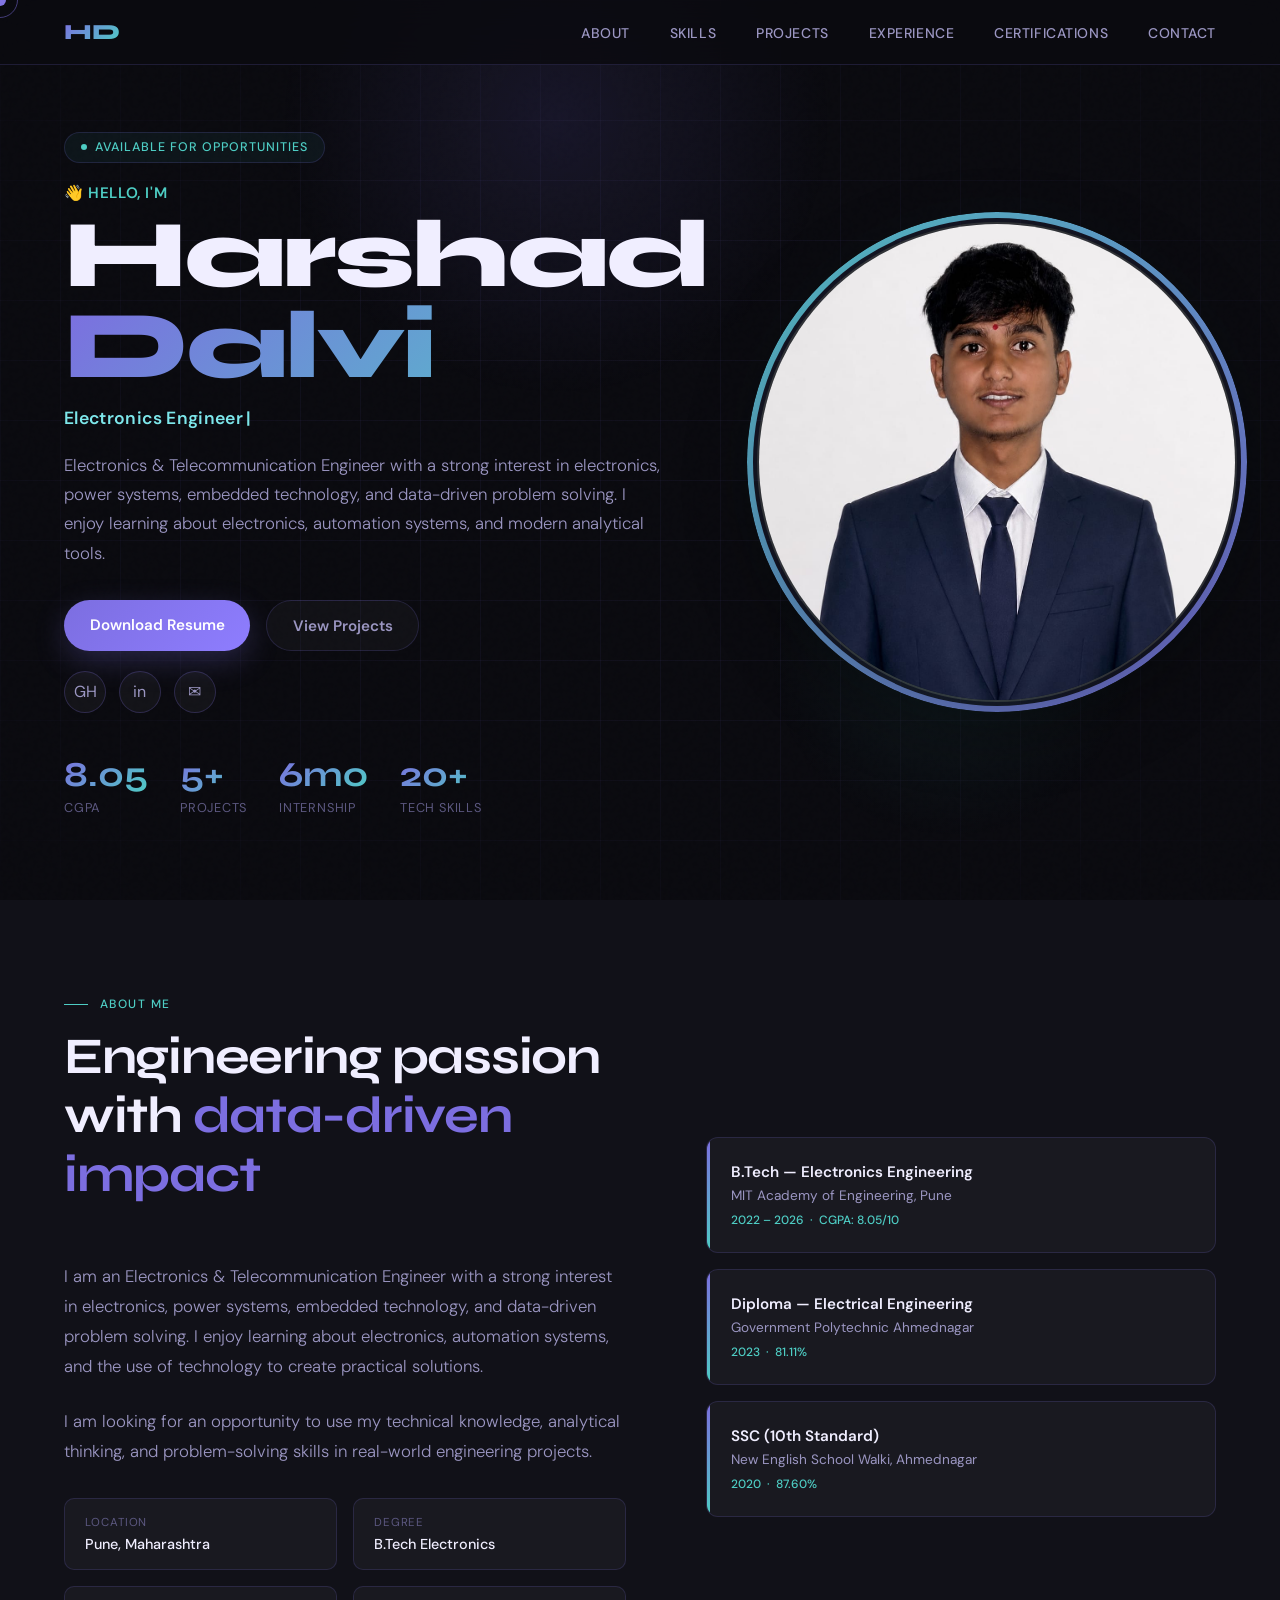
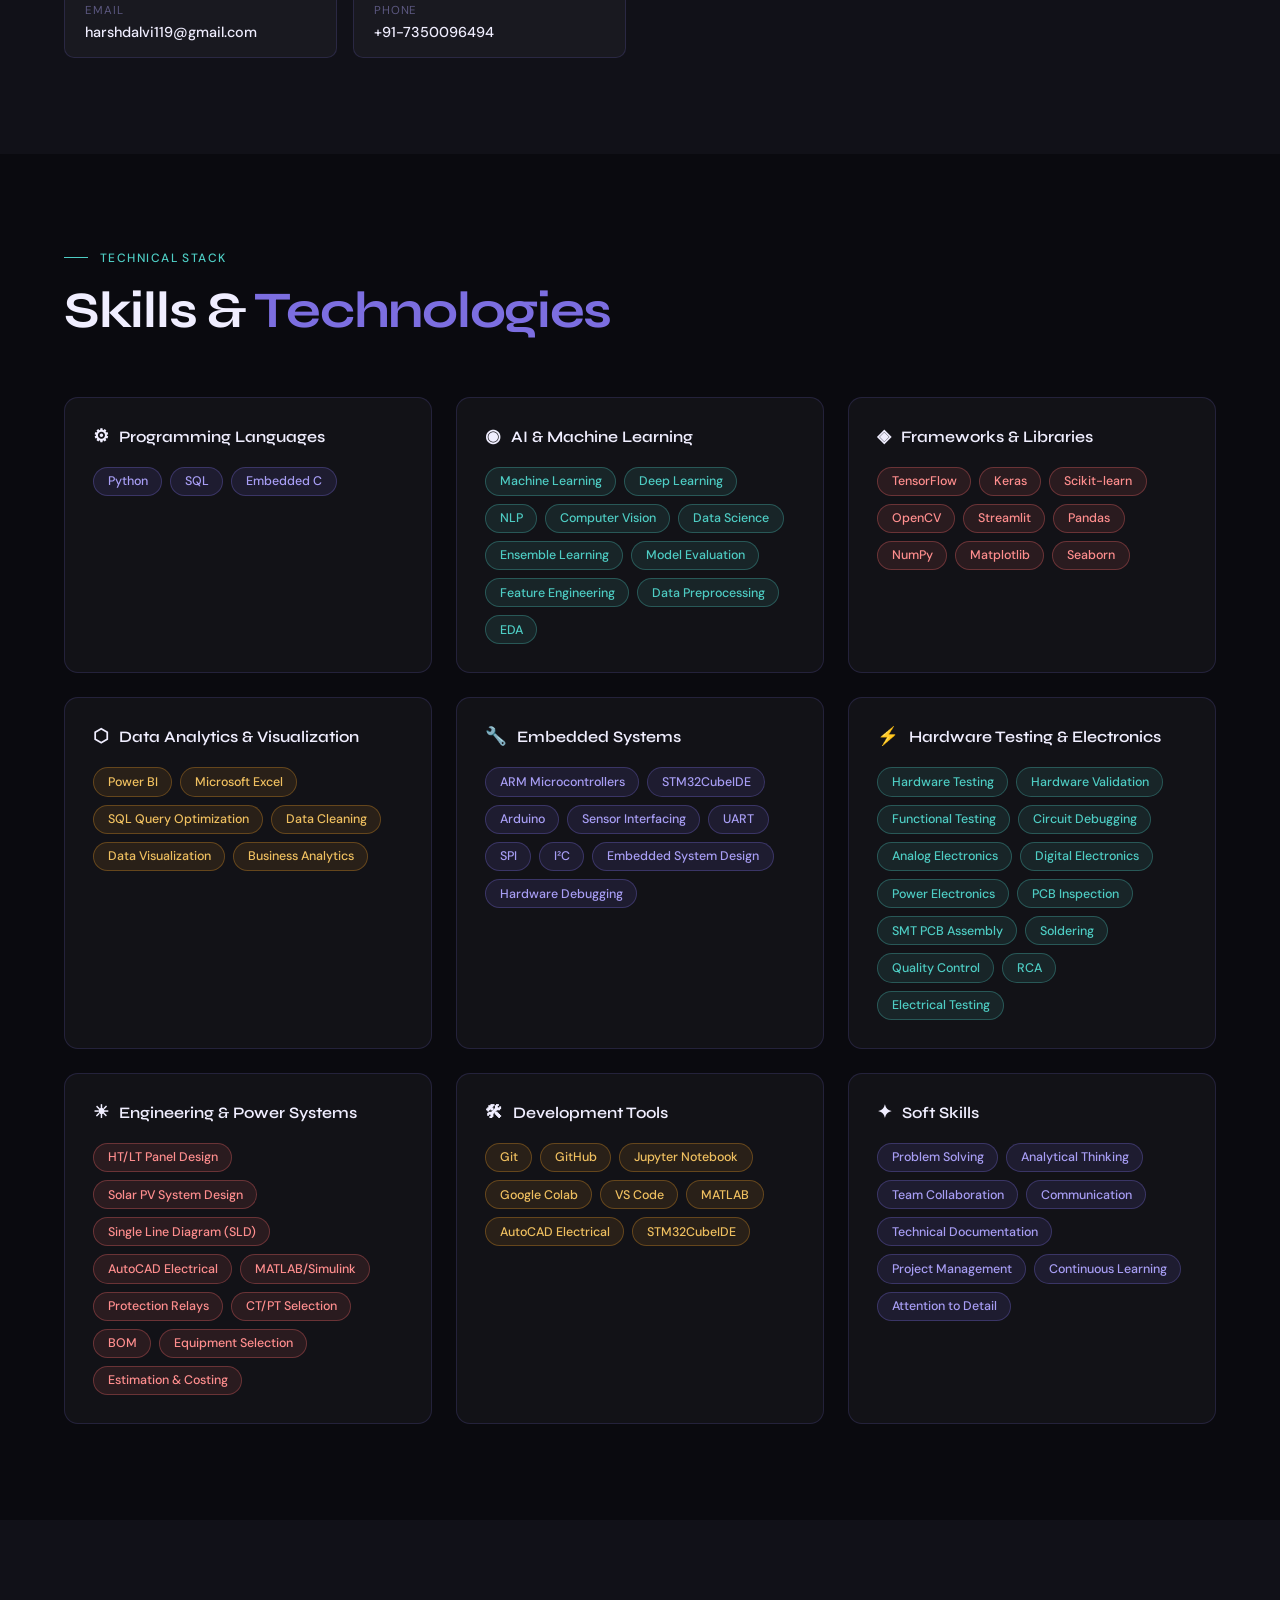
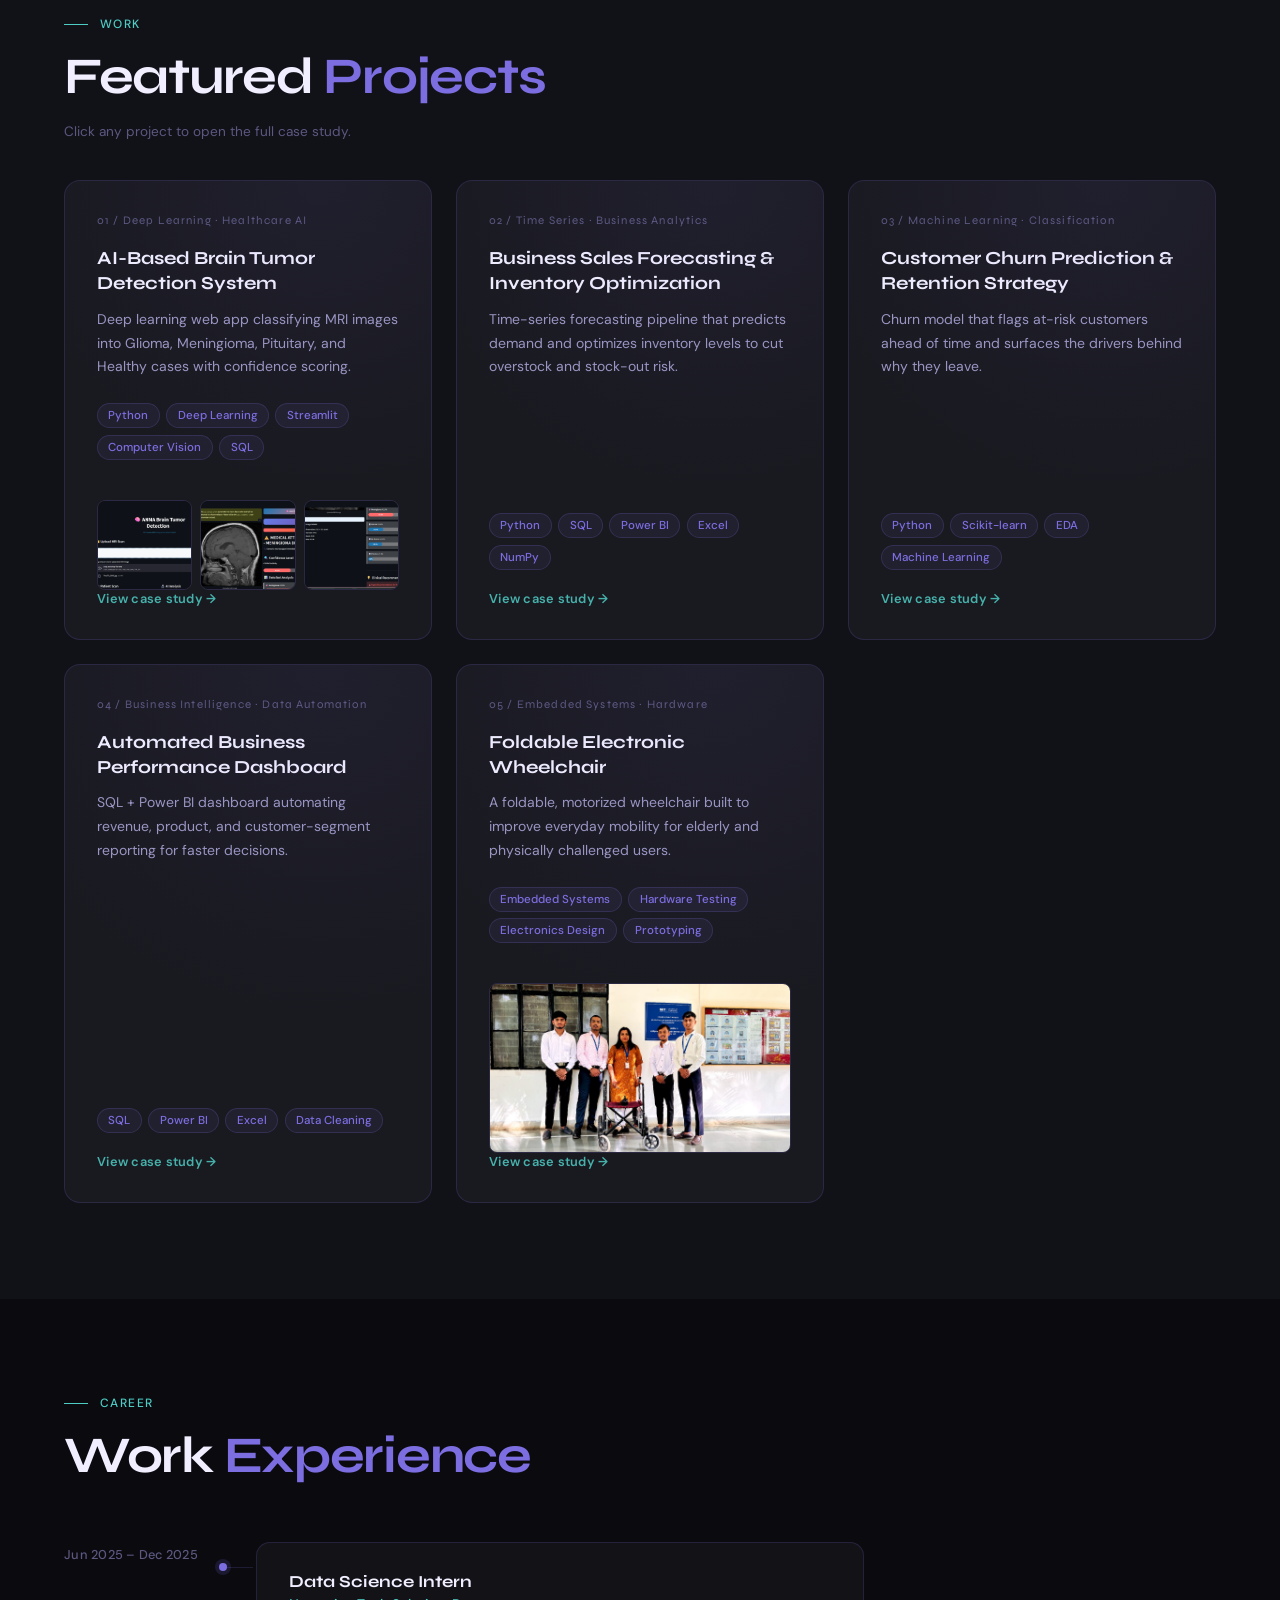
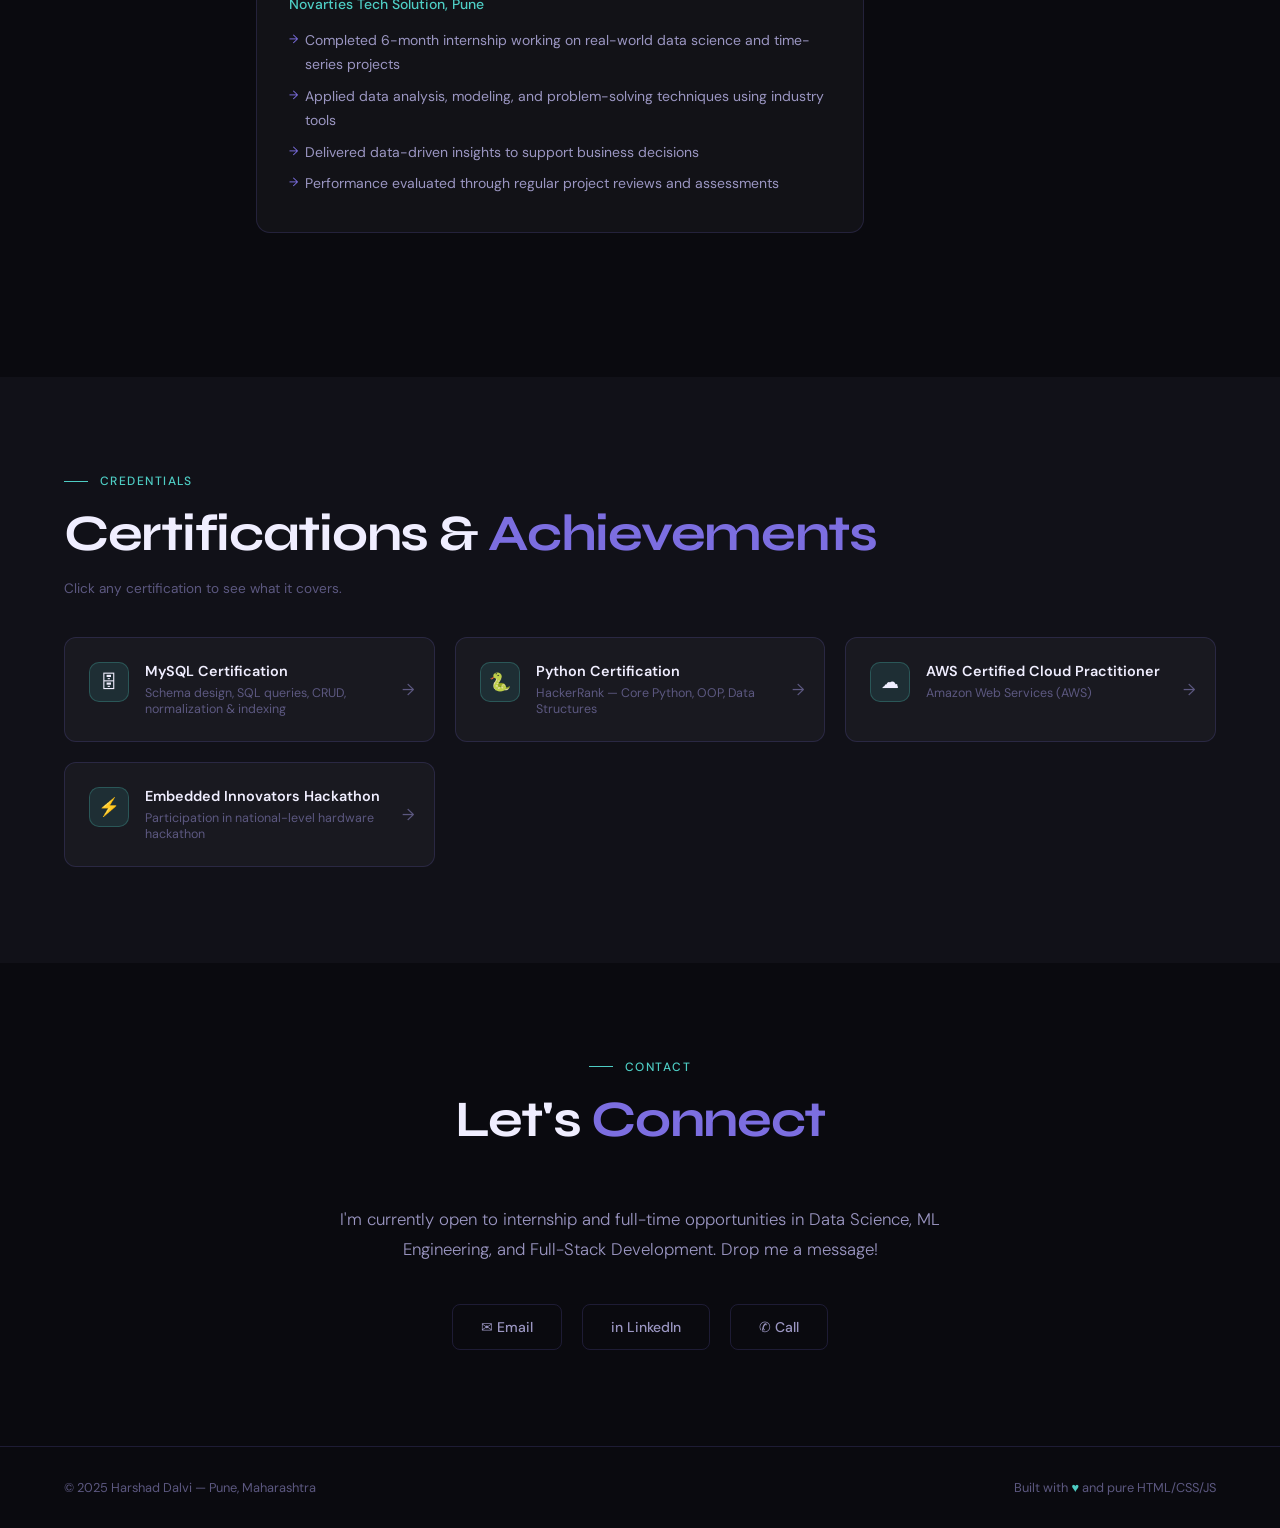
<file: index.html>
<!DOCTYPE html>
<html lang="en">
<head>
<meta charset="UTF-8">
<meta name="viewport" content="width=device-width, initial-scale=1.0">
<title>Harshad Dalvi | Electronics & Telecommunication Engineer</title>
<link href="https://fonts.googleapis.com/css2?family=Syne:wght@400;600;700;800&family=DM+Sans:ital,wght@0,300;0,400;0,500;1,300&display=swap" rel="stylesheet">
<link rel="stylesheet" href="style.css">
</head>
<body>

<div id="cursor"></div>
<div id="cursor-ring"></div>

<!-- NAV -->
<nav>
  <div class="nav-logo">HD</div>
  <ul class="nav-links">
    <li><a href="#about">About</a></li>
    <li><a href="#skills">Skills</a></li>
    <li><a href="#projects">Projects</a></li>
    <li><a href="#experience">Experience</a></li>
    <li><a href="#certs">Certifications</a></li>
    <li><a href="#contact">Contact</a></li>
  </ul>
</nav>

<!-- ============ MAIN LIST VIEW ============ -->
<div id="mainContent">

  <!-- HERO -->
  <section id="hero">
    <div class="hero-grid-bg"></div>
    <div class="hero-glow"></div>
    <div class="hero-glow2"></div>
    <div class="hero-content">
      <div class="hero-left">
        <div class="hero-tag">Available for opportunities</div>
        <div class="hero-greeting">👋 Hello, I'm</div>
        <h1>
          <span class="line1">Harshad</span>
          <span class="line2">Dalvi</span>
        </h1>
        <div class="hero-typing">
          <span class="typing-text"></span>
        </div>
        <p class="hero-sub">
          Electronics & Telecommunication Engineer with a strong interest in electronics, power systems, embedded technology, and data-driven problem solving. I enjoy learning about electronics, automation systems, and modern analytical tools.
        </p>
        <div class="hero-ctas">
          <a href="portfolio.pdf" class="btn-primary" download>Download Resume</a>
          <a href="#projects" class="btn-secondary">View Projects</a>
        </div>
        <div class="hero-socials">
          <a href="https://github.com/harshdalvi119-svg" target="_blank" rel="noreferrer" class="social-pill" aria-label="GitHub">GH</a>
          <a href="https://www.linkedin.com/in/harshad-dalvi-966289212" target="_blank" rel="noreferrer" class="social-pill" aria-label="LinkedIn">in</a>
          <a href="mailto:harshdalvi119@gmail.com" class="social-pill" aria-label="Email">✉</a>
        </div>
        <div class="hero-stats">
          <div>
            <div class="stat-num">8.05</div>
            <div class="stat-label">CGPA</div>
          </div>
          <div>
            <div class="stat-num">5+</div>
            <div class="stat-label">Projects</div>
          </div>
          <div>
            <div class="stat-num">6mo</div>
            <div class="stat-label">Internship</div>
          </div>
          <div>
            <div class="stat-num">20+</div>
            <div class="stat-label">Tech Skills</div>
          </div>
        </div>
      </div>
      <div class="hero-right">
        <div class="hero-portrait">
          <img src="images/pic harshad.jpeg" alt="Harshad Dalvi" />
        </div>
      </div>
    </div>
  </section>

  <!-- ABOUT -->
  <section id="about">
    <div class="about-grid">
      <div class="about-text reveal">
        <div class="section-label">About Me</div>
        <h2>Engineering passion with <span>data-driven impact</span></h2>
        <p>
          I am an Electronics & Telecommunication Engineer with a strong interest in electronics, power systems, embedded technology, and data-driven problem solving. I enjoy learning about electronics, automation systems, and the use of technology to create practical solutions.
        </p>
        <p>
          I am looking for an opportunity to use my technical knowledge, analytical thinking, and problem-solving skills in real-world engineering projects.
        </p>
        <div class="info-grid">
          <div class="info-item"><div class="label">Location</div><div class="value">Pune, Maharashtra</div></div>
          <div class="info-item"><div class="label">Degree</div><div class="value">B.Tech Electronics</div></div>
          <div class="info-item"><div class="label">Email</div><div class="value">harshdalvi119@gmail.com</div></div>
          <div class="info-item"><div class="label">Phone</div><div class="value">+91-7350096494</div></div>
        </div>
      </div>
      <div class="edu-cards reveal">
        <div class="edu-card">
          <div class="degree">B.Tech — Electronics Engineering</div>
          <div class="school">MIT Academy of Engineering, Pune</div>
          <div class="year">2022 – 2026 &nbsp;·&nbsp; CGPA: 8.05/10</div>
        </div>
        <div class="edu-card">
          <div class="degree">Diploma — Electrical Engineering</div>
          <div class="school">Government Polytechnic Ahmednagar</div>
          <div class="year">2023 &nbsp;·&nbsp; 81.11%</div>
        </div>
        <div class="edu-card">
          <div class="degree">SSC (10th Standard)</div>
          <div class="school">New English School Walki, Ahmednagar</div>
          <div class="year">2020 &nbsp;·&nbsp; 87.60%</div>
        </div>
      </div>
    </div>
  </section>

  <!-- SKILLS -->
  <section id="skills">
    <div class="section-label reveal">Technical Stack</div>
    <h2 class="reveal">Skills &amp; <span>Technologies</span></h2>
    <div class="skills-wrapper">
      <div class="skill-category reveal">
        <div class="skill-cat-name"><span class="skill-cat-icon">⚙</span> Programming Languages</div>
        <div class="skill-tags">
          <span class="skill-tag tag-purple">Python</span>
          <span class="skill-tag tag-purple">SQL</span>
          <span class="skill-tag tag-purple">Embedded C</span>
        </div>
      </div>
      <div class="skill-category reveal">
        <div class="skill-cat-name"><span class="skill-cat-icon">◉</span> AI & Machine Learning</div>
        <div class="skill-tags">
          <span class="skill-tag tag-teal">Machine Learning</span>
          <span class="skill-tag tag-teal">Deep Learning</span>
          <span class="skill-tag tag-teal">NLP</span>
          <span class="skill-tag tag-teal">Computer Vision</span>
          <span class="skill-tag tag-teal">Data Science</span>
          <span class="skill-tag tag-teal">Ensemble Learning</span>
          <span class="skill-tag tag-teal">Model Evaluation</span>
          <span class="skill-tag tag-teal">Feature Engineering</span>
          <span class="skill-tag tag-teal">Data Preprocessing</span>
          <span class="skill-tag tag-teal">EDA</span>
        </div>
      </div>
      <div class="skill-category reveal">
        <div class="skill-cat-name"><span class="skill-cat-icon">◈</span> Frameworks & Libraries</div>
        <div class="skill-tags">
          <span class="skill-tag tag-coral">TensorFlow</span>
          <span class="skill-tag tag-coral">Keras</span>
          <span class="skill-tag tag-coral">Scikit-learn</span>
          <span class="skill-tag tag-coral">OpenCV</span>
          <span class="skill-tag tag-coral">Streamlit</span>
          <span class="skill-tag tag-coral">Pandas</span>
          <span class="skill-tag tag-coral">NumPy</span>
          <span class="skill-tag tag-coral">Matplotlib</span>
          <span class="skill-tag tag-coral">Seaborn</span>
        </div>
      </div>
      <div class="skill-category reveal">
        <div class="skill-cat-name"><span class="skill-cat-icon">⬡</span> Data Analytics & Visualization</div>
        <div class="skill-tags">
          <span class="skill-tag tag-amber">Power BI</span>
          <span class="skill-tag tag-amber">Microsoft Excel</span>
          <span class="skill-tag tag-amber">SQL Query Optimization</span>
          <span class="skill-tag tag-amber">Data Cleaning</span>
          <span class="skill-tag tag-amber">Data Visualization</span>
          <span class="skill-tag tag-amber">Business Analytics</span>
        </div>
      </div>
      <div class="skill-category reveal">
        <div class="skill-cat-name"><span class="skill-cat-icon">🔧</span> Embedded Systems</div>
        <div class="skill-tags">
          <span class="skill-tag tag-purple">ARM Microcontrollers</span>
          <span class="skill-tag tag-purple">STM32CubeIDE</span>
          <span class="skill-tag tag-purple">Arduino</span>
          <span class="skill-tag tag-purple">Sensor Interfacing</span>
          <span class="skill-tag tag-purple">UART</span>
          <span class="skill-tag tag-purple">SPI</span>
          <span class="skill-tag tag-purple">I²C</span>
          <span class="skill-tag tag-purple">Embedded System Design</span>
          <span class="skill-tag tag-purple">Hardware Debugging</span>
        </div>
      </div>
      <div class="skill-category reveal">
        <div class="skill-cat-name"><span class="skill-cat-icon">⚡</span> Hardware Testing & Electronics</div>
        <div class="skill-tags">
          <span class="skill-tag tag-teal">Hardware Testing</span>
          <span class="skill-tag tag-teal">Hardware Validation</span>
          <span class="skill-tag tag-teal">Functional Testing</span>
          <span class="skill-tag tag-teal">Circuit Debugging</span>
          <span class="skill-tag tag-teal">Analog Electronics</span>
          <span class="skill-tag tag-teal">Digital Electronics</span>
          <span class="skill-tag tag-teal">Power Electronics</span>
          <span class="skill-tag tag-teal">PCB Inspection</span>
          <span class="skill-tag tag-teal">SMT PCB Assembly</span>
          <span class="skill-tag tag-teal">Soldering</span>
          <span class="skill-tag tag-teal">Quality Control</span>
          <span class="skill-tag tag-teal">RCA</span>
          <span class="skill-tag tag-teal">Electrical Testing</span>
        </div>
      </div>
      <div class="skill-category reveal">
        <div class="skill-cat-name"><span class="skill-cat-icon">☀</span> Engineering & Power Systems</div>
        <div class="skill-tags">
          <span class="skill-tag tag-coral">HT/LT Panel Design</span>
          <span class="skill-tag tag-coral">Solar PV System Design</span>
          <span class="skill-tag tag-coral">Single Line Diagram (SLD)</span>
          <span class="skill-tag tag-coral">AutoCAD Electrical</span>
          <span class="skill-tag tag-coral">MATLAB/Simulink</span>
          <span class="skill-tag tag-coral">Protection Relays</span>
          <span class="skill-tag tag-coral">CT/PT Selection</span>
          <span class="skill-tag tag-coral">BOM</span>
          <span class="skill-tag tag-coral">Equipment Selection</span>
          <span class="skill-tag tag-coral">Estimation & Costing</span>
        </div>
      </div>
      <div class="skill-category reveal">
        <div class="skill-cat-name"><span class="skill-cat-icon">🛠</span> Development Tools</div>
        <div class="skill-tags">
          <span class="skill-tag tag-amber">Git</span>
          <span class="skill-tag tag-amber">GitHub</span>
          <span class="skill-tag tag-amber">Jupyter Notebook</span>
          <span class="skill-tag tag-amber">Google Colab</span>
          <span class="skill-tag tag-amber">VS Code</span>
          <span class="skill-tag tag-amber">MATLAB</span>
          <span class="skill-tag tag-amber">AutoCAD Electrical</span>
          <span class="skill-tag tag-amber">STM32CubeIDE</span>
        </div>
      </div>
      <div class="skill-category reveal">
        <div class="skill-cat-name"><span class="skill-cat-icon">✦</span> Soft Skills</div>
        <div class="skill-tags">
          <span class="skill-tag tag-purple">Problem Solving</span>
          <span class="skill-tag tag-purple">Analytical Thinking</span>
          <span class="skill-tag tag-purple">Team Collaboration</span>
          <span class="skill-tag tag-purple">Communication</span>
          <span class="skill-tag tag-purple">Technical Documentation</span>
          <span class="skill-tag tag-purple">Project Management</span>
          <span class="skill-tag tag-purple">Continuous Learning</span>
          <span class="skill-tag tag-purple">Attention to Detail</span>
        </div>
      </div>
    </div>
  </section>

  <!-- PROJECTS -->
  <section id="projects">
    <div class="section-label reveal">Work</div>
    <h2 class="reveal">Featured <span>Projects</span></h2>
    <p class="section-hint reveal">Click any project to open the full case study.</p>
    <div class="projects-grid" id="projectsGrid">
      <!-- rendered by app.js from data.js -->
    </div>
  </section>

  <!-- EXPERIENCE -->
  <section id="experience">
    <div class="section-label reveal">Career</div>
    <h2 class="reveal">Work <span>Experience</span></h2>
    <div class="exp-timeline">
      <div class="exp-item reveal">
        <div class="exp-date">Jun 2025 – Dec 2025</div>
        <div class="exp-body">
          <div class="exp-role">Data Science Intern</div>
          <div class="exp-company">Novarties Tech Solution, Pune</div>
          <ul class="exp-list">
            <li>Completed 6-month internship working on real-world data science and time-series projects</li>
            <li>Applied data analysis, modeling, and problem-solving techniques using industry tools</li>
            <li>Delivered data-driven insights to support business decisions</li>
            <li>Performance evaluated through regular project reviews and assessments</li>
          </ul>
        </div>
      </div>
    </div>
  </section>

  <!-- CERTIFICATIONS -->
  <section id="certs">
    <div class="section-label reveal">Credentials</div>
    <h2 class="reveal">Certifications &amp; <span>Achievements</span></h2>
    <p class="section-hint reveal">Click any certification to see what it covers.</p>
    <div class="cert-grid" id="certGrid">
      <!-- rendered by app.js from data.js -->
    </div>
  </section>

  <!-- CONTACT -->
  <section id="contact">
    <div class="section-label reveal" style="justify-content:center">Contact</div>
    <h2 class="reveal">Let's <span>Connect</span></h2>
    <div class="contact-inner">
      <p>I'm currently open to internship and full-time opportunities in Data Science, ML Engineering, and Full-Stack Development. Drop me a message!</p>
      <div class="contact-links">
        <a href="mailto:harshdalvi119@gmail.com" class="contact-link">✉ Email</a>
        <a href="https://www.linkedin.com/in/harshad-dalvi-966289212" target="_blank" class="contact-link">in LinkedIn</a>
        <a href="tel:+917350096494" class="contact-link">✆ Call</a>
      </div>
    </div>
  </section>

  <!-- FOOTER -->
  <footer>
    <div>© 2025 Harshad Dalvi — Pune, Maharashtra</div>
    <div>Built with <span>♥</span> and pure HTML/CSS/JS</div>
  </footer>

</div>
<!-- ============ END MAIN LIST VIEW ============ -->

<!-- ============ DETAIL VIEW (project or certification) ============ -->
<div id="detailView">
  <div class="detail-wrap">
    <button id="backBtn" class="back-btn">← Back</button>
    <div id="detailBody"><!-- rendered by app.js --></div>
  </div>
</div>
<!-- ============ END DETAIL VIEW ============ -->

<script src="data.js"></script>
<script src="app.js"></script>
</body>
</html>
</file>
<file: style.css>
:root {
  --bg: #0a0a0f;
  --bg2: #111118;
  --bg3: #18181f;
  --accent: #7c6ee0;
  --accent2: #4ecdc4;
  --accent3: #ff6b6b;
  --text: #f0eeff;
  --text2: #9b96c2;
  --text3: #5c5880;
  --border: rgba(124,110,224,0.18);
  --card: rgba(255,255,255,0.035);
}
*, *::before, *::after { box-sizing: border-box; margin: 0; padding: 0; }
html { scroll-behavior: smooth; }
body {
  font-family: 'DM Sans', sans-serif;
  background: var(--bg);
  color: var(--text);
  overflow-x: hidden;
  cursor: none;
}

/* CUSTOM CURSOR */
#cursor {
  width: 12px; height: 12px;
  background: var(--accent);
  border-radius: 50%;
  position: fixed; top: 0; left: 0;
  pointer-events: none; z-index: 9999;
  transform: translate(-50%, -50%);
  transition: transform 0.1s, width 0.3s, height 0.3s, background 0.3s;
  mix-blend-mode: screen;
}
#cursor-ring {
  width: 36px; height: 36px;
  border: 1.5px solid rgba(124,110,224,0.5);
  border-radius: 50%;
  position: fixed; top: 0; left: 0;
  pointer-events: none; z-index: 9998;
  transform: translate(-50%, -50%);
  transition: transform 0.25s cubic-bezier(0.23,1,0.32,1), width 0.3s, height 0.3s;
}
body:has(a:hover) #cursor { width: 20px; height: 20px; background: var(--accent2); }
body:has(a:hover) #cursor-ring { width: 56px; height: 56px; }

/* NAV */
nav {
  position: fixed; top: 0; width: 100%; z-index: 100;
  padding: 1.2rem 5vw;
  display: flex; align-items: center; justify-content: space-between;
  background: rgba(10,10,15,0.8);
  backdrop-filter: blur(16px);
  border-bottom: 1px solid var(--border);
}
.nav-logo {
  font-family: 'Syne', sans-serif;
  font-weight: 800; font-size: 1.35rem;
  background: linear-gradient(135deg, var(--accent), var(--accent2));
  -webkit-background-clip: text; -webkit-text-fill-color: transparent;
  letter-spacing: -0.02em;
}
.nav-links { display: flex; gap: 2.5rem; list-style: none; }
.nav-links a {
  font-size: 0.875rem; color: var(--text2); text-decoration: none;
  letter-spacing: 0.04em; text-transform: uppercase; font-weight: 500;
  transition: color 0.2s;
  cursor: none;
}
.nav-links a:hover { color: var(--accent2); }

/* NOISE OVERLAY */
body::before {
  content: '';
  position: fixed; inset: 0; z-index: 0;
  background-image: url("data:image/svg+xml,%3Csvg viewBox='0 0 200 200' xmlns='http://www.w3.org/2000/svg'%3E%3Cfilter id='n'%3E%3CfeTurbulence type='fractalNoise' baseFrequency='0.9' numOctaves='4' stitchTiles='stitch'/%3E%3C/filter%3E%3Crect width='100%25' height='100%25' filter='url(%23n)' opacity='0.035'/%3E%3C/svg%3E");
  pointer-events: none; opacity: 0.4;
}

/* HERO */
#hero {
  min-height: 100vh;
  display: flex; flex-direction: column; justify-content: center;
  padding: 7rem 5vw 4rem;
  position: relative; overflow: hidden;
}
.hero-content {
  position: relative; z-index: 1;
  max-width: 1280px;
  width: 100%;
  margin: 0 auto;
  display: grid;
  grid-template-columns: 55% 45%;
  align-items: center;
  gap: 2.5rem;
}
.hero-grid-bg {
  position: absolute; inset: 0; z-index: 0;
  background-image:
    linear-gradient(rgba(124,110,224,0.06) 1px, transparent 1px),
    linear-gradient(90deg, rgba(124,110,224,0.06) 1px, transparent 1px);
  background-size: 60px 60px;
  mask-image: radial-gradient(ellipse 80% 70% at 50% 50%, black 40%, transparent 100%);
}
.hero-glow {
  position: absolute; top: -20%; left: 20%;
  width: 600px; height: 600px; border-radius: 50%;
  background: radial-gradient(circle, rgba(124,110,224,0.12) 0%, transparent 65%);
  pointer-events: none;
}
.hero-glow2 {
  position: absolute; bottom: 5%; right: 10%;
  width: 400px; height: 400px; border-radius: 50%;
  background: radial-gradient(circle, rgba(78,205,196,0.08) 0%, transparent 65%);
  pointer-events: none;
}
.hero-left {
  display: flex;
  flex-direction: column;
  align-items: flex-start;
  justify-content: center;
  min-height: 560px;
}
.hero-tag {
  display: inline-flex; align-items: center; gap: 0.5rem;
  padding: 0.4rem 1rem;
  border: 1px solid var(--border);
  border-radius: 100px;
  font-size: 0.78rem; color: var(--accent2); letter-spacing: 0.08em;
  text-transform: uppercase; font-weight: 500;
  background: rgba(78,205,196,0.06);
  margin-bottom: 1.25rem;
  animation: fadeUp 0.8s ease both;
}
.hero-tag::before {
  content: ''; width: 6px; height: 6px; border-radius: 50%;
  background: var(--accent2);
  animation: pulse 2s infinite;
}
@keyframes pulse {
  0%,100% { opacity: 1; transform: scale(1); }
  50% { opacity: 0.4; transform: scale(1.5); }
}
h1 {
  font-family: 'Syne', sans-serif;
  font-size: clamp(3rem, 6vw, 5.4rem);
  font-weight: 800; line-height: 0.95;
  letter-spacing: -0.03em;
  margin-bottom: 1rem;
  animation: fadeUp 0.8s 0.1s ease both;
}
h1 .line1 { display: block; color: var(--text); }
h1 .line2 {
  display: block;
  background: linear-gradient(135deg, var(--accent) 0%, var(--accent2) 100%);
  -webkit-background-clip: text; -webkit-text-fill-color: transparent;
}
.hero-greeting {
  font-size: 0.95rem;
  color: var(--accent2);
  font-weight: 600;
  margin-bottom: 0.4rem;
  letter-spacing: 0.04em;
  text-transform: uppercase;
  animation: fadeUp 0.8s 0.12s ease both;
}
.hero-typing {
  min-height: 1.6rem;
  margin-bottom: 1.1rem;
  animation: fadeUp 0.8s 0.15s ease both;
}
.typing-text {
  font-size: 1.1rem;
  font-weight: 600;
  color: #7de7eb;
  letter-spacing: 0.02em;
}
.typing-text::after {
  content: '|';
  animation: blink 1s steps(1) infinite;
  margin-left: 0.2rem;
}
.hero-sub {
  font-size: 1.05rem; color: var(--text2); line-height: 1.75;
  max-width: 600px; margin: 0 0 2rem;
  font-weight: 300;
  animation: fadeUp 0.8s 0.2s ease both;
}
.hero-right {
  display: flex;
  align-items: center;
  justify-content: center;
  margin-top: -1.5rem;
}
.hero-portrait {
  position: relative;
  width: min(480px, 100%);
  aspect-ratio: 1;
  display: flex;
  align-items: center;
  justify-content: center;
  animation: floatHero 3.6s ease-in-out infinite;
}
.hero-portrait::before {
  content: '';
  position: absolute;
  inset: -26px;
  border-radius: 50%;
  background: radial-gradient(circle, rgba(78,205,196,0.24) 0%, rgba(78,205,196,0.08) 35%, transparent 72%);
  filter: blur(30px);
  z-index: 0;
}
.hero-portrait::after {
  content: '';
  position: absolute;
  inset: -10px;
  border-radius: 50%;
  padding: 6px;
  background: linear-gradient(135deg, #4ecdc4, #7c6ee0);
  -webkit-mask: linear-gradient(#fff 0 0) content-box, linear-gradient(#fff 0 0);
  -webkit-mask-composite: xor;
  mask-composite: exclude;
  z-index: 1;
}
.hero-portrait img {
  position: relative;
  z-index: 2;
  display: block;
  width: 100%;
  height: 100%;
  object-fit: cover;
  border-radius: 50%;
  border: 2px solid rgba(255,255,255,0.15);
  box-shadow: 0 0 0 10px rgba(124,110,224,0.08), 0 22px 70px rgba(0,0,0,0.4);
  transition: transform 0.25s ease, box-shadow 0.25s ease;
}
.hero-portrait:hover img {
  transform: scale(1.03);
  box-shadow: 0 0 0 10px rgba(124,110,224,0.12), 0 30px 90px rgba(0,0,0,0.48);
}
.hero-ctas {
  display: flex; gap: 1rem; flex-wrap: wrap;
  animation: fadeUp 0.8s 0.3s ease both;
}
.btn-primary {
  padding: 0.9rem 1.6rem;
  background: linear-gradient(135deg, var(--accent) 0%, #8e7dff 100%);
  color: #fff; text-decoration: none;
  border-radius: 999px; font-weight: 600; font-size: 0.95rem;
  transition: transform 0.2s, box-shadow 0.2s, filter 0.2s;
  cursor: none;
  box-shadow: 0 10px 30px rgba(124,110,224,0.25);
}
.btn-primary:hover { transform: translateY(-2px); box-shadow: 0 14px 36px rgba(124,110,224,0.35); filter: brightness(1.05); }
.btn-secondary {
  padding: 0.9rem 1.6rem;
  border: 1px solid var(--border);
  color: var(--text2); text-decoration: none;
  border-radius: 999px; font-weight: 600; font-size: 0.95rem;
  transition: border-color 0.2s, color 0.2s, transform 0.2s, background 0.2s;
  cursor: none;
  background: rgba(255,255,255,0.03);
}
.btn-secondary:hover { border-color: var(--accent2); color: var(--accent2); transform: translateY(-2px); background: rgba(78,205,196,0.06); }
.hero-socials {
  display: flex; gap: 0.8rem; margin-top: 1.25rem;
  animation: fadeUp 0.8s 0.3s ease both;
}
.social-pill {
  width: 42px; height: 42px;
  display: grid; place-items: center;
  border-radius: 50%;
  border: 1px solid rgba(124,110,224,0.25);
  background: rgba(255,255,255,0.04);
  color: var(--text2);
  text-decoration: none;
  backdrop-filter: blur(10px);
  transition: transform 0.2s, border-color 0.2s, color 0.2s;
}
.social-pill:hover { transform: translateY(-2px); border-color: var(--accent2); color: var(--accent2); }
.hero-stats {
  display: flex; gap: 2rem; margin-top: 2.5rem;
  flex-wrap: wrap;
  animation: fadeUp 0.8s 0.4s ease both;
}
.stat-num {
  font-family: 'Syne', sans-serif;
  font-size: 2.2rem; font-weight: 700;
  background: linear-gradient(135deg, var(--accent), var(--accent2));
  -webkit-background-clip: text; -webkit-text-fill-color: transparent;
}
.stat-label { font-size: 0.8rem; color: var(--text3); text-transform: uppercase; letter-spacing: 0.06em; margin-top: 0.2rem; }

/* SECTIONS */
section { padding: 6rem 5vw; position: relative; }
.section-label {
  font-size: 0.75rem; letter-spacing: 0.12em; text-transform: uppercase;
  color: var(--accent2); font-weight: 500; margin-bottom: 1rem;
  display: flex; align-items: center; gap: 0.75rem;
}
.section-label::before {
  content: ''; width: 24px; height: 1px; background: var(--accent2);
}
h2 {
  font-family: 'Syne', sans-serif;
  font-size: clamp(2rem, 4vw, 3.2rem);
  font-weight: 700; letter-spacing: -0.025em;
  margin-bottom: 3.5rem; line-height: 1.15;
}
h2 span { color: var(--accent); }

/* ABOUT */
#about { background: var(--bg2); }
.about-grid {
  display: grid; grid-template-columns: 1.1fr 1fr; gap: 5rem; align-items: center;
}
.about-text p {
  font-size: 1.05rem; color: var(--text2); line-height: 1.8;
  margin-bottom: 1.5rem; font-weight: 300;
}
.about-text strong { color: var(--text); font-weight: 500; }
.info-grid {
  display: grid; grid-template-columns: 1fr 1fr; gap: 1rem; margin-top: 2rem;
}
.info-item {
  padding: 1rem 1.25rem;
  background: var(--card);
  border: 1px solid var(--border);
  border-radius: 10px;
}
.info-item .label { font-size: 0.72rem; color: var(--text3); text-transform: uppercase; letter-spacing: 0.08em; margin-bottom: 0.3rem; }
.info-item .value { font-size: 0.9rem; color: var(--text); font-weight: 500; }
.edu-cards { display: flex; flex-direction: column; gap: 1rem; }
.edu-card {
  padding: 1.5rem;
  background: var(--card); border: 1px solid var(--border);
  border-radius: 12px;
  position: relative; overflow: hidden;
  transition: border-color 0.2s;
}
.edu-card:hover { border-color: var(--accent); }
.edu-card::before {
  content: ''; position: absolute; left: 0; top: 0; bottom: 0; width: 3px;
  background: linear-gradient(180deg, var(--accent), var(--accent2));
  border-radius: 3px 0 0 3px;
}
.edu-card .degree { font-weight: 600; font-size: 0.95rem; color: var(--text); margin-bottom: 0.3rem; }
.edu-card .school { font-size: 0.85rem; color: var(--text2); }
.edu-card .year { font-size: 0.75rem; color: var(--accent2); margin-top: 0.5rem; font-weight: 500; }

/* SKILLS */
#skills { background: var(--bg); }
.skills-wrapper {
  display: grid; grid-template-columns: repeat(auto-fill, minmax(320px, 1fr)); gap: 1.5rem;
}
.skill-category {
  padding: 1.75rem;
  background: var(--card); border: 1px solid var(--border);
  border-radius: 14px;
  transition: border-color 0.25s, transform 0.25s;
}
.skill-category:hover { border-color: var(--accent); transform: translateY(-4px); }
.skill-cat-name {
  font-family: 'Syne', sans-serif; font-size: 1rem; font-weight: 600;
  color: var(--text); margin-bottom: 1.25rem;
  display: flex; align-items: center; gap: 0.6rem;
}
.skill-cat-icon { font-size: 1.1rem; }
.skill-tags { display: flex; flex-wrap: wrap; gap: 0.5rem; }
.skill-tag {
  padding: 0.35rem 0.85rem;
  border-radius: 100px;
  font-size: 0.78rem; font-weight: 500;
  border: 1px solid; cursor: default;
  transition: transform 0.15s;
}
.skill-tag:hover { transform: scale(1.05); }
.tag-purple { background: rgba(124,110,224,0.12); color: #a89ef5; border-color: rgba(124,110,224,0.3); }
.tag-teal { background: rgba(78,205,196,0.1); color: #4ecdc4; border-color: rgba(78,205,196,0.3); }
.tag-coral { background: rgba(255,107,107,0.1); color: #ff8e8e; border-color: rgba(255,107,107,0.3); }
.tag-amber { background: rgba(240,159,39,0.1); color: #f0c060; border-color: rgba(240,159,39,0.3); }

/* PROJECTS */
#projects { background: var(--bg2); }
.projects-grid {
  display: grid; grid-template-columns: repeat(auto-fill, minmax(340px, 1fr)); gap: 1.5rem;
}
.project-card {
  padding: 2rem;
  background: var(--card); border: 1px solid var(--border);
  border-radius: 16px; position: relative; overflow: hidden;
  transition: border-color 0.25s, transform 0.25s;
  display: flex; flex-direction: column;
}
.project-card:hover { border-color: var(--accent); transform: translateY(-5px); }
.project-card { cursor: none; }
.project-card:focus-visible { outline: 2px solid var(--accent2); outline-offset: 3px; }
.project-cta {
  font-size: 0.8rem; font-weight: 600; color: var(--accent2);
  position: relative; z-index: 1; letter-spacing: 0.02em;
  opacity: 0.85; transition: opacity 0.2s, transform 0.2s;
}
.project-card:hover .project-cta { opacity: 1; transform: translateX(4px); }
.section-hint {
  font-size: 0.85rem; color: var(--text3); margin-top: -2.5rem; margin-bottom: 2.5rem;
}
.project-card::after {
  content: ''; position: absolute; inset: 0;
  background: radial-gradient(circle at 70% 0%, rgba(124,110,224,0.07), transparent 60%);
  pointer-events: none;
}
.project-num {
  font-family: 'Syne', sans-serif; font-size: 0.72rem; letter-spacing: 0.1em;
  color: var(--text3); margin-bottom: 1.2rem;
}
.project-title {
  font-family: 'Syne', sans-serif; font-size: 1.15rem; font-weight: 700;
  color: var(--text); margin-bottom: 0.75rem; line-height: 1.35;
}
.project-desc {
  font-size: 0.875rem; color: var(--text2); line-height: 1.7;
  flex: 1; margin-bottom: 1.5rem;
}
.project-tech { display: flex; flex-wrap: wrap; gap: 0.4rem; margin-bottom: 1.25rem; }
.tech-pill {
  padding: 0.25rem 0.65rem;
  font-size: 0.72rem; font-weight: 500;
  border-radius: 100px;
  background: rgba(124,110,224,0.08);
  color: var(--accent);
  border: 1px solid rgba(124,110,224,0.2);
}

/* PROJECT IMAGES */
.project-gallery {
  display: grid; grid-template-columns: repeat(3, 1fr); gap: 0.5rem;
  margin-top: 1.25rem; position: relative; z-index: 1;
}
.project-gallery.single { grid-template-columns: 1fr; }
.project-gallery img {
  width: 100%; height: 90px; object-fit: cover;
  border-radius: 8px; border: 1px solid var(--border);
  display: block; cursor: none;
  transition: transform 0.25s, border-color 0.25s;
}
.project-gallery.single img { height: 170px; }
.project-gallery img:hover { transform: scale(1.04); border-color: var(--accent2); }

/* EXPERIENCE */
#experience { background: var(--bg); }
.exp-timeline { max-width: 800px; }
.exp-item {
  display: grid; grid-template-columns: 160px 1fr; gap: 2rem;
  margin-bottom: 3rem;
}
.exp-date {
  font-size: 0.8rem; color: var(--text3); padding-top: 0.25rem;
  font-weight: 500; letter-spacing: 0.02em;
}
.exp-body {
  padding: 1.75rem 2rem;
  background: var(--card); border: 1px solid var(--border);
  border-radius: 14px;
  position: relative;
}
.exp-body::before {
  content: ''; position: absolute; left: -2rem; top: 1.5rem;
  width: 1.75rem; height: 1px; background: var(--border);
}
.exp-body::after {
  content: ''; position: absolute; left: -2.4rem; top: calc(1.5rem - 4px);
  width: 8px; height: 8px; border-radius: 50%;
  background: var(--accent);
  box-shadow: 0 0 0 4px rgba(124,110,224,0.15);
}
.exp-role { font-family: 'Syne', sans-serif; font-weight: 700; font-size: 1.05rem; color: var(--text); }
.exp-company { font-size: 0.875rem; color: var(--accent2); margin: 0.2rem 0 1rem; font-weight: 500; }
.exp-list { list-style: none; }
.exp-list li {
  font-size: 0.875rem; color: var(--text2); line-height: 1.7;
  padding-left: 1rem; position: relative; margin-bottom: 0.5rem;
}
.exp-list li::before {
  content: '→'; position: absolute; left: 0; color: var(--accent); font-size: 0.75rem;
}

/* CERTIFICATIONS */
#certs { background: var(--bg2); }
.cert-grid {
  display: grid; grid-template-columns: repeat(auto-fill, minmax(280px, 1fr)); gap: 1.25rem;
}
.cert-card {
  padding: 1.5rem;
  background: var(--card); border: 1px solid var(--border);
  border-radius: 12px;
  display: flex; gap: 1rem; align-items: flex-start;
  transition: border-color 0.2s;
}
.cert-card:hover { border-color: var(--accent2); }
.cert-card { cursor: none; position: relative; padding-right: 3rem; }
.cert-card:focus-visible { outline: 2px solid var(--accent2); outline-offset: 3px; }
.cert-arrow {
  position: absolute; right: 1.25rem; top: 50%; transform: translateY(-50%);
  color: var(--text3); font-size: 1rem; transition: transform 0.2s, color 0.2s;
}
.cert-card:hover .cert-arrow { color: var(--accent2); transform: translateY(-50%) translateX(4px); }
.cert-icon {
  width: 40px; height: 40px; border-radius: 10px; flex-shrink: 0;
  background: rgba(78,205,196,0.12); border: 1px solid rgba(78,205,196,0.25);
  display: flex; align-items: center; justify-content: center;
  font-size: 1.1rem;
}
.cert-name { font-weight: 600; font-size: 0.9rem; color: var(--text); margin-bottom: 0.3rem; }
.cert-issuer { font-size: 0.78rem; color: var(--text3); }

/* CONTACT */
#contact { background: var(--bg); text-align: center; }
.contact-inner { max-width: 600px; margin: 0 auto; }
.contact-inner p { font-size: 1.05rem; color: var(--text2); line-height: 1.75; margin-bottom: 2.5rem; font-weight: 300; }
.contact-links { display: flex; justify-content: center; gap: 1.25rem; flex-wrap: wrap; }
.contact-link {
  padding: 0.8rem 1.75rem;
  border: 1px solid var(--border);
  border-radius: 8px; text-decoration: none;
  font-size: 0.875rem; font-weight: 500;
  display: flex; align-items: center; gap: 0.5rem;
  color: var(--text2); cursor: none;
  transition: all 0.2s;
}
.contact-link:hover { border-color: var(--accent); color: var(--accent); background: rgba(124,110,224,0.06); }

/* FOOTER */
footer {
  padding: 2rem 5vw;
  border-top: 1px solid var(--border);
  display: flex; justify-content: space-between; align-items: center;
  font-size: 0.8rem; color: var(--text3);
}
footer span { color: var(--accent2); }

/* ANIMATIONS */
@keyframes fadeUp {
  from { opacity: 0; transform: translateY(24px); }
  to { opacity: 1; transform: translateY(0); }
}
@keyframes floatHero {
  0%, 100% { transform: translateY(0px); }
  50% { transform: translateY(-10px); }
}
@keyframes blink {
  50% { opacity: 0; }
}
.reveal {
  opacity: 0; transform: translateY(32px);
  transition: opacity 0.7s ease, transform 0.7s ease;
}
.reveal.visible { opacity: 1; transform: translateY(0); }

/* SCROLLBAR */
::-webkit-scrollbar { width: 5px; }
::-webkit-scrollbar-track { background: var(--bg); }
::-webkit-scrollbar-thumb { background: var(--accent); border-radius: 10px; }

/* ============ VIEW SWITCHING ============ */
#mainContent.hidden { display: none; }

#detailView {
  display: none;
  min-height: 100vh;
  padding: 7rem 5vw 5rem;
  background: var(--bg);
}
#detailView.visible { display: block; }

.detail-wrap { max-width: 900px; margin: 0 auto; }

.back-btn {
  display: inline-flex; align-items: center; gap: 0.4rem;
  background: none; border: 1px solid var(--border);
  color: var(--text2); font-family: 'DM Sans', sans-serif;
  font-size: 0.85rem; font-weight: 500;
  padding: 0.6rem 1.25rem; border-radius: 8px;
  cursor: none; margin-bottom: 2.5rem;
  transition: border-color 0.2s, color 0.2s;
}
.back-btn:hover { border-color: var(--accent2); color: var(--accent2); }

.detail-eyebrow {
  font-size: 0.78rem; letter-spacing: 0.1em; text-transform: uppercase;
  color: var(--accent2); font-weight: 500; margin-bottom: 0.9rem;
}
.detail-title {
  font-family: 'Syne', sans-serif;
  font-size: clamp(1.8rem, 4vw, 2.75rem);
  font-weight: 700; letter-spacing: -0.02em;
  line-height: 1.2; margin-bottom: 1.75rem;
}

.detail-gallery {
  display: grid; grid-template-columns: repeat(auto-fit, minmax(240px, 1fr));
  gap: 1.25rem; margin-bottom: 2.5rem;
}
.detail-gallery-item img {
  width: 100%; height: 220px; object-fit: cover;
  border-radius: 12px; border: 1px solid var(--border);
  display: block; margin-bottom: 0.6rem;
}
.detail-gallery-item figcaption {
  font-size: 0.8rem; color: var(--text3); line-height: 1.5;
}

.detail-block { margin-bottom: 2.25rem; }
.detail-block h3 {
  font-family: 'Syne', sans-serif; font-size: 1.05rem; font-weight: 700;
  color: var(--text); margin-bottom: 0.9rem;
  display: flex; align-items: center; gap: 0.6rem;
}
.detail-block h3::before {
  content: ''; width: 18px; height: 2px; background: var(--accent);
  display: inline-block;
}
.detail-block p {
  font-size: 0.95rem; color: var(--text2); line-height: 1.8; font-weight: 300;
}
.detail-list { list-style: none; }
.detail-list li {
  font-size: 0.9rem; color: var(--text2); line-height: 1.75;
  padding-left: 1.2rem; position: relative; margin-bottom: 0.6rem;
}
.detail-list li::before {
  content: '→'; position: absolute; left: 0; color: var(--accent); font-size: 0.78rem;
}

.detail-grid-2 {
  display: grid; grid-template-columns: 1fr 1fr; gap: 2.5rem;
}

.detail-outcome {
  padding: 1.75rem 2rem;
  background: var(--card); border: 1px solid var(--border);
  border-left: 3px solid var(--accent2);
  border-radius: 0 12px 12px 0;
}
.detail-outcome h3::before { background: var(--accent2); }

/* MOBILE */
@media (max-width: 768px) {
  .detail-grid-2 { grid-template-columns: 1fr; gap: 0; }
  .about-grid { grid-template-columns: 1fr; gap: 2.5rem; }
  .exp-item { grid-template-columns: 1fr; gap: 0.5rem; }
  .exp-body::before, .exp-body::after { display: none; }
  .exp-date { padding-left: 0.5rem; }
  .nav-links { display: none; }
  .hero-content { grid-template-columns: 1fr; gap: 2rem; text-align: center; }
  .hero-left { align-items: center; }
  .hero-tag { margin-left: auto; margin-right: auto; }
  .hero-sub { margin-left: auto; margin-right: auto; }
  .hero-ctas { justify-content: center; }
  .hero-socials { justify-content: center; }
  .hero-stats { gap: 2rem; justify-content: center; flex-wrap: wrap; }
  .hero-portrait { width: min(320px, 82vw); }
}
@media (min-width: 1200px) {
  h1 { font-size: 6rem; }
}
@media (max-width: 480px) {
  h1 { font-size: 2.8rem; }
  .hero-sub { font-size: 0.95rem; }
  .hero-ctas { flex-direction: column; width: 100%; }
  .btn-primary, .btn-secondary { width: 100%; text-align: center; }
}
</file>
